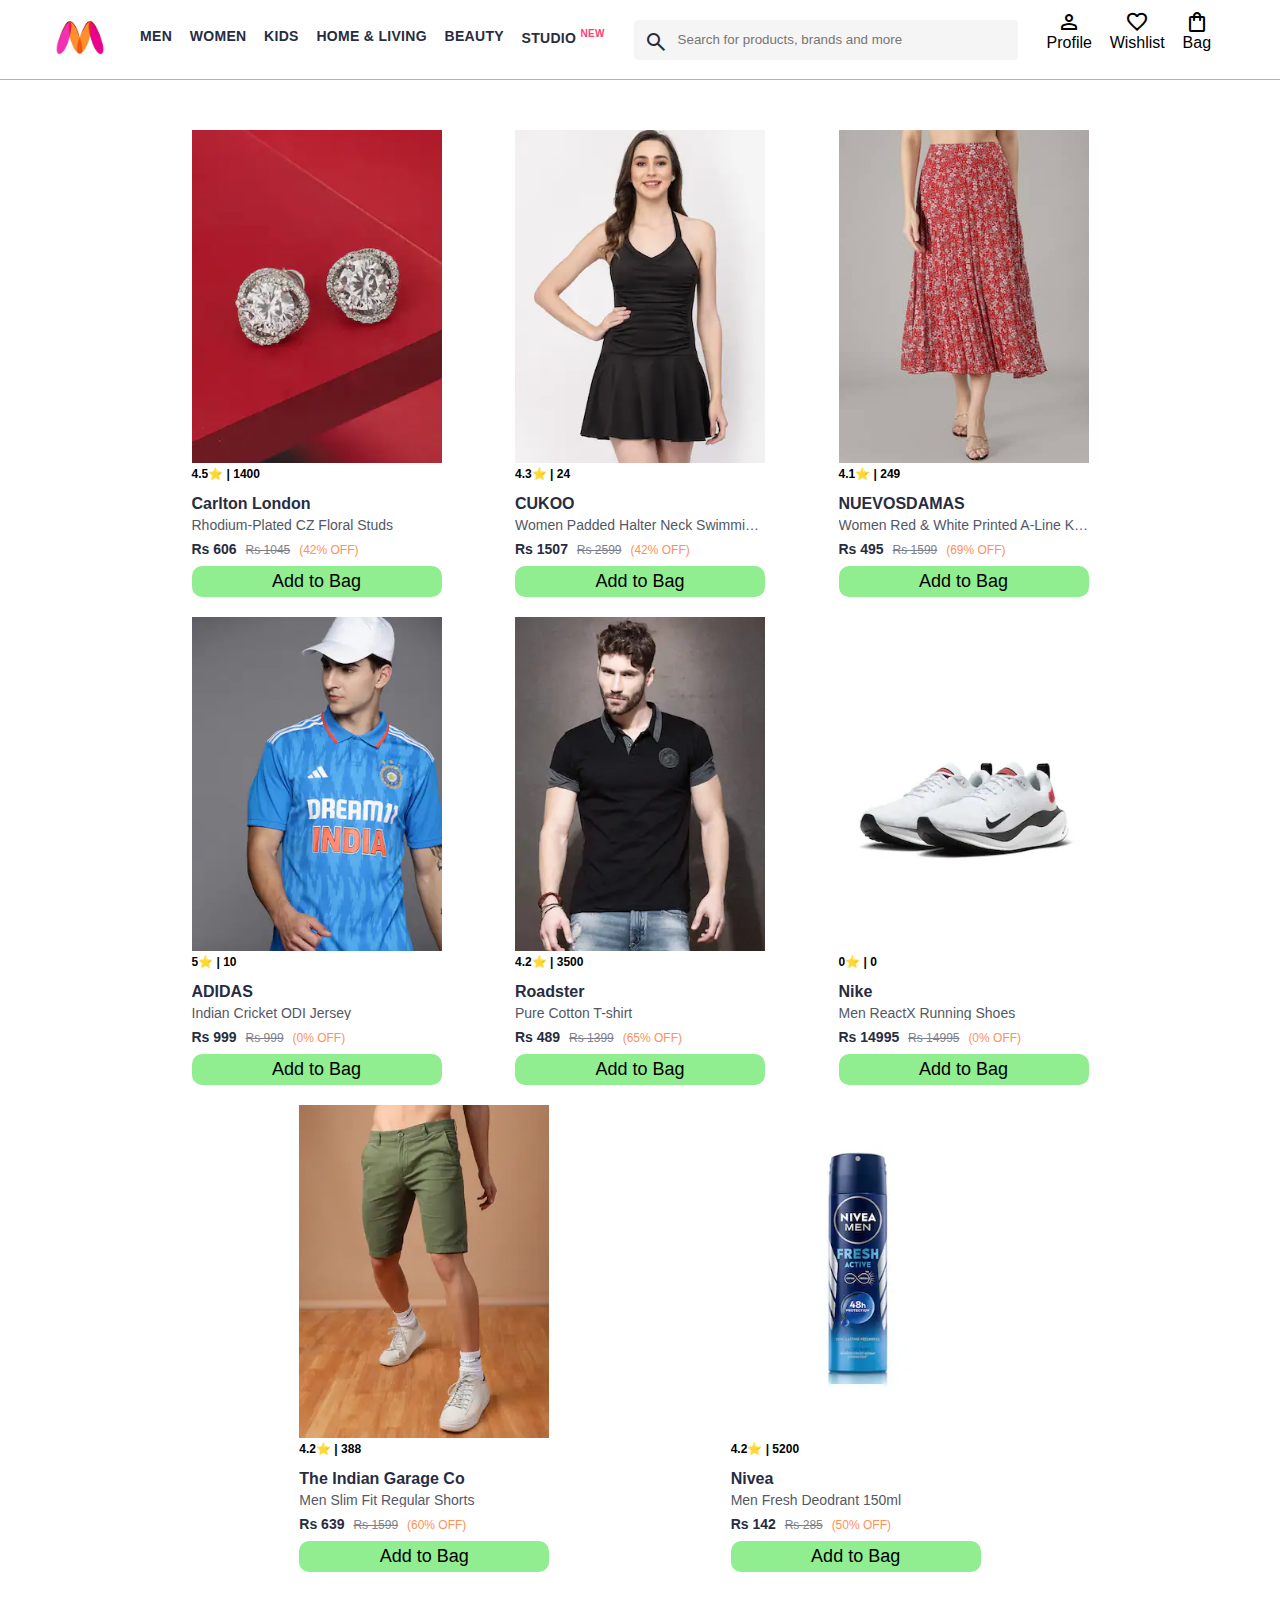
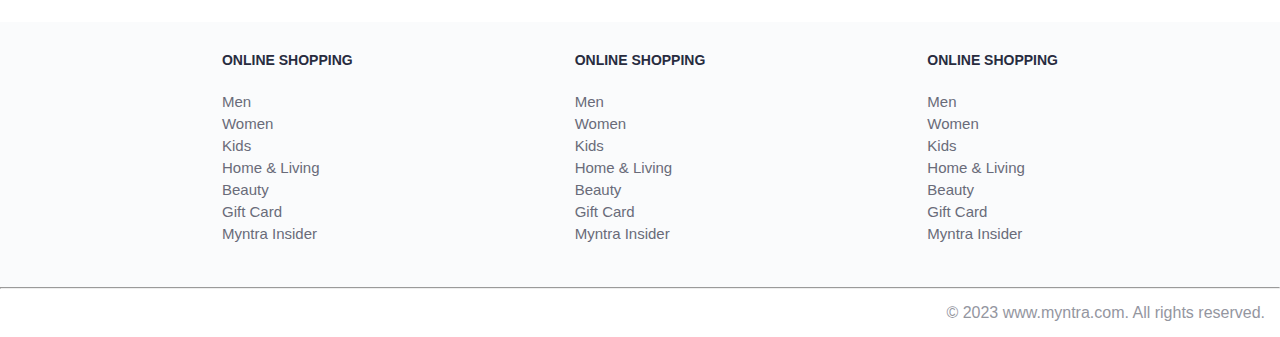
<file: index.html>
<!DOCTYPE html>
<html lang="en">
<head>
    <title>Myntra Clone</title>
    <link rel="stylesheet" href="index.css">
    <link rel="stylesheet" href="https://fonts.googleapis.com/css2?family=Material+Symbols+Outlined:opsz,wght,FILL,GRAD@20..48,100..700,0..1,-50..200" />
    <link rel="shortcut icon" href="images/myntra_logo.webp">
</head>
<body>
    <header>
        <div class="logo_container">
            <a href="#"><img class="myntra_home" src="images/myntra_logo.webp" alt="Myntra Home"></a>
        </div>
        <nav class="nav_bar">
            <a href="#">Men</a>
            <a href="#">Women</a>
            <a href="#">Kids</a>
            <a href="#">Home & Living</a>
            <a href="#">Beauty</a>
            <a href="#">Studio <sup>New</sup></a>
        </nav>
        <div class="search_bar">
            <span class="material-symbols-outlined search_icon">search</span>
            <input class="search_input" placeholder="Search for products, brands and more">
        </div>
        <div class="action_bar">
            <div class="action_container">
                <span class="material-symbols-outlined action_icon">person</span>
                <span class="action_name">Profile</span>
            </div>

            <div class="action_container">
                <span class="material-symbols-outlined action_icon">favorite</span>
                <span class="action_name">Wishlist</span>
            </div>

            <a class="action_container" href="bag.html">
                <span class="material-symbols-outlined action_icon">shopping_bag</span>
                <span class="action_name">Bag</span>
                <span class="bag-item-count">0</span>
            </a>
        </div>
    </header>

    <main>

        <div class="items-container">
            
        </div>




        <!-- <div class="banner_container">
            <img class="banner_image" src="images/banner.jpg" alt="Main Banner">
        </div>
        <div class="category_heading">MEDAL WORTHY BRANDS TO BAG</div>
        <div class="category_items">
            <a href="#"><img class="sale_item" src="images/offers/1.png"></a>
            <a href="#"><img class="sale_item" src="images/offers/2.png"></a>
            <a href="#"><img class="sale_item" src="images/offers/3.png"></a>
            <a href="#"><img class="sale_item" src="images/offers/4.png"></a>
            <a href="#"><img class="sale_item" src="images/offers/5.png"></a>
            <a href="#"><img class="sale_item" src="images/offers/6.png"></a>
            <a href="#"><img class="sale_item" src="images/offers/7.png"></a>
            <a href="#"><img class="sale_item" src="images/offers/8.png"></a>
            <a href="#"><img class="sale_item" src="images/offers/9.png"></a>
            <a href="#"><img class="sale_item" src="images/offers/10.png"></a>
            <a href="#"><img class="sale_item" src="images/offers/11.png"></a>
            <a href="#"><img class="sale_item" src="images/offers/12.png"></a>
        </div>

        <div class="category_heading">SHOP BY CATEGORY</div>
        <div class="category_items">
            <a href="#"><img class="sale_item" src="images/categories/1.jpg"></a>
            <a href="#"><img class="sale_item" src="images/categories/2.jpg"></a>
            <a href="#"><img class="sale_item" src="images/categories/3.jpg"></a>
            <a href="#"><img class="sale_item" src="images/categories/4.jpg"></a>
            <a href="#"><img class="sale_item" src="images/categories/5.jpg"></a>
            <a href="#"><img class="sale_item" src="images/categories/6.jpg"></a>
            <a href="#"><img class="sale_item" src="images/categories/7.jpg"></a>
            <a href="#"><img class="sale_item" src="images/categories/8.jpg"></a>
            <a href="#"><img class="sale_item" src="images/categories/9.jpg"></a>
            <a href="#"><img class="sale_item" src="images/categories/10.jpg"></a>
        </div> -->

    </main>


    <footer>
        <div class="footer_container">
            <div class="footer_column">
                <h3>ONLINE SHOPPING</h3>

                <a href="#">Men</a>
                <a href="#">Women</a>
                <a href="#">Kids</a>
                <a href="#">Home & Living</a>
                <a href="#">Beauty</a>
                <a href="#">Gift Card</a>
                <a href="#">Myntra Insider</a>
            </div>

            <div class="footer_column">
                <h3>ONLINE SHOPPING</h3>

                <a href="#">Men</a>
                <a href="#">Women</a>
                <a href="#">Kids</a>
                <a href="#">Home & Living</a>
                <a href="#">Beauty</a>
                <a href="#">Gift Card</a>
                <a href="#">Myntra Insider</a>
            </div>

            <div class="footer_column">
                <h3>ONLINE SHOPPING</h3>

                <a href="#">Men</a>
                <a href="#">Women</a>
                <a href="#">Kids</a>
                <a href="#">Home & Living</a>
                <a href="#">Beauty</a>
                <a href="#">Gift Card</a>
                <a href="#">Myntra Insider</a>
            </div>
        </div>
        <hr>

        <div class="copyright">
            © 2023 www.myntra.com. All rights reserved.
        </div>
    </footer>

    <script src="scripts/data/items.js"></script>
    <script src="scripts/index.js"></script>
</body>
</html>
</file>
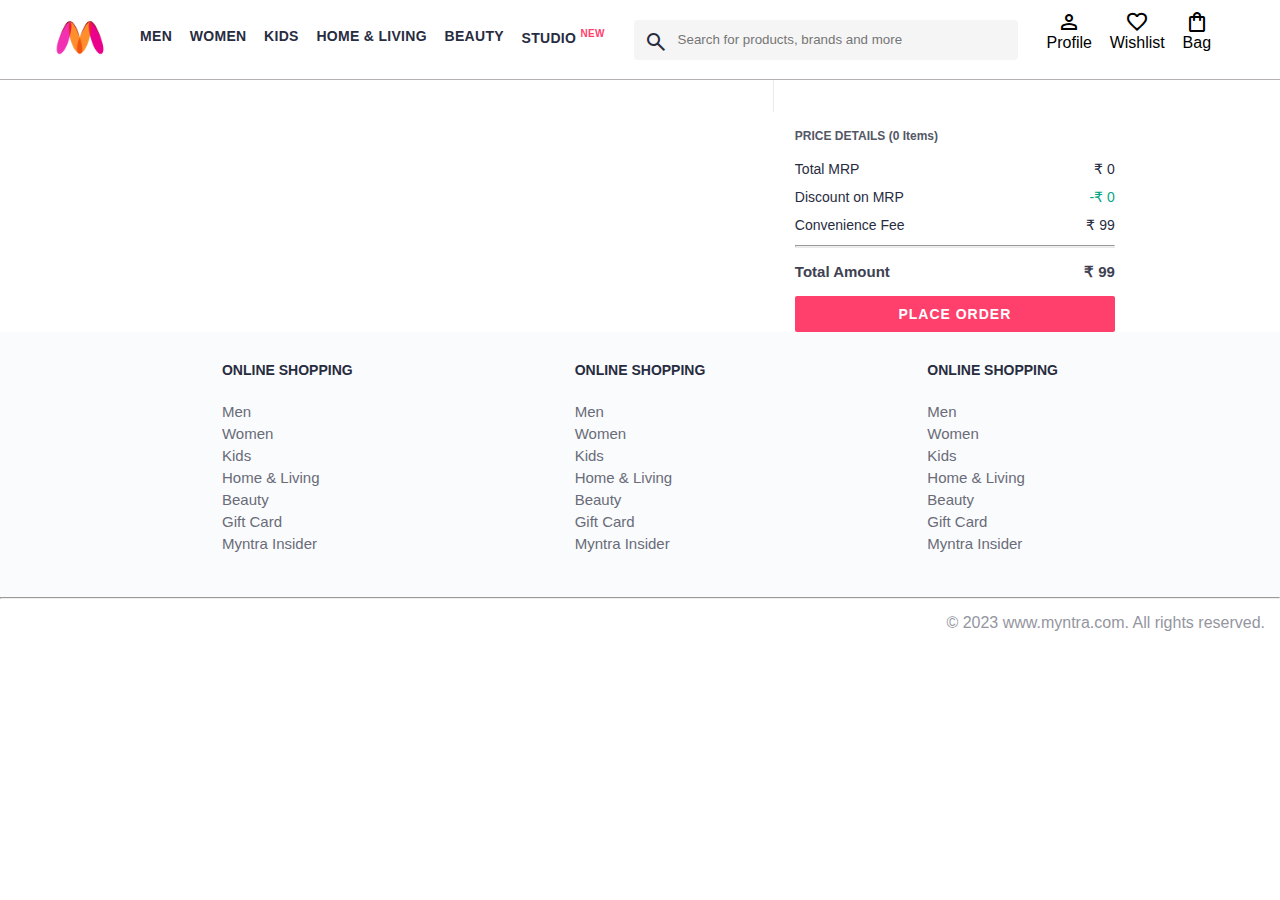
<file: bag.html>
<!DOCTYPE html>
<html lang="en">
<head>
    <title>Myntra Clone</title>
    <link rel="stylesheet" href="index.css">
    <link rel="stylesheet" href="bag.css">
    <link rel="stylesheet" href="https://fonts.googleapis.com/css2?family=Material+Symbols+Outlined:opsz,wght,FILL,GRAD@20..48,100..700,0..1,-50..200" />
    <link rel="shortcut icon" href="images/myntra_logo.webp">
</head>
<body>
    <header>
        <div class="logo_container">
            <a href="index.html"><img class="myntra_home" src="images/myntra_logo.webp" alt="Myntra Home"></a>
        </div>
        <nav class="nav_bar">
            <a href="#">Men</a>
            <a href="#">Women</a>
            <a href="#">Kids</a>
            <a href="#">Home & Living</a>
            <a href="#">Beauty</a>
            <a href="#">Studio <sup>New</sup></a>
        </nav>
        <div class="search_bar">
            <span class="material-symbols-outlined search_icon">search</span>
            <input class="search_input" placeholder="Search for products, brands and more">
        </div>
        <div class="action_bar">
            <div class="action_container">
                <span class="material-symbols-outlined action_icon">person</span>
                <span class="action_name">Profile</span>
            </div>

            <div class="action_container">
                <span class="material-symbols-outlined action_icon">favorite</span>
                <span class="action_name">Wishlist</span>
            </div>

            <div class="action_container">
                <span class="material-symbols-outlined action_icon">shopping_bag</span>
                <span class="action_name">Bag</span>
                <span class="bag-item-count">0</span>
            </div>
        </div>
    </header>
    <main>
      <div class="bag-page">
        <div class="bag-items-container">
          

        </div>
        <div class="bag-summary">
         
        </div>

      </div>
    </main>
    <footer>
        <div class="footer_container">
            <div class="footer_column">
                <h3>ONLINE SHOPPING</h3>

                <a href="#">Men</a>
                <a href="#">Women</a>
                <a href="#">Kids</a>
                <a href="#">Home & Living</a>
                <a href="#">Beauty</a>
                <a href="#">Gift Card</a>
                <a href="#">Myntra Insider</a>
            </div>

            <div class="footer_column">
                <h3>ONLINE SHOPPING</h3>

                <a href="#">Men</a>
                <a href="#">Women</a>
                <a href="#">Kids</a>
                <a href="#">Home & Living</a>
                <a href="#">Beauty</a>
                <a href="#">Gift Card</a>
                <a href="#">Myntra Insider</a>
            </div>

            <div class="footer_column">
                <h3>ONLINE SHOPPING</h3>

                <a href="#">Men</a>
                <a href="#">Women</a>
                <a href="#">Kids</a>
                <a href="#">Home & Living</a>
                <a href="#">Beauty</a>
                <a href="#">Gift Card</a>
                <a href="#">Myntra Insider</a>
            </div>
        </div>
        <hr>

        <div class="copyright">
            © 2023 www.myntra.com. All rights reserved.
        </div>
    </footer>
    <script src="scripts/data/items.js"></script>
    <script src="scripts/index.js"></script>
    <script src="scripts/bag.js"></script>
</body>
</html>
</file>
<file: index.css>
* {
    margin: 0;
    padding: 0;
    font-family: Assistant,-apple-system,BlinkMacSystemFont,Segoe UI,Roboto,Helvetica,Arial,sans-serif;
    box-sizing: border-box;
}
header {
    display: flex;
    background-color: #ffffff;
    height: 80px;
    justify-content: space-between;
    align-items: center;
    border-bottom: 1px solid #b6b1b1;
}
.myntra_home {
    height: 45px;
}
.logo_container {
    margin-left: 4%;
}
.action_bar {
    margin-right: 4%;
}
.nav_bar {
    display: flex;
    min-width: 500px;
    justify-content: space-evenly;
}
.nav_bar a {
    font-size: 14px;
    letter-spacing: .3px;
    color: #282c3f;
    font-weight: 700;
    text-transform: uppercase;
    text-decoration: none;
    padding: 27px 0;
    border-bottom: 5px solid #ffffff;
}
.nav_bar a:hover {
    border-bottom: 4px solid #f54e77;
}

.nav_bar a sup {
    color: #ff3f6c;
    font-size: 10px;
}

.search_bar {
    height: 40px;
    min-width: 200px;
    width: 30%;
    display: flex;
    align-items: center;
}
.search_icon {
    box-sizing: content-box;
    height: 20px;
    padding: 10px;

    background-color: #f5f5f6;
    color: #282c3f;
    font-weight: 300;
    border-radius: 4px 0 0 4px;
}
.search_input {
    color: #696e79;
    background-color: #f5f5f6;
    flex-grow: 1;
    height: 40px;
    border: 0;
    border-radius: 0 4px 4px 0;
}

.action_bar {
    display: flex;
    min-width: 200px;
    justify-content: space-evenly;
}

.action_container {
    display: flex;
    flex-direction: column;
    align-items: center;
    cursor: pointer;
}

/* Main section */

.banner_container {
    margin: 40px 0;
}
.banner_image {
    width: 100%;
}

.category_heading {
    text-transform: uppercase;
    color: #3e4152;
    letter-spacing: .15em;
    font-size: 1.8em;
    margin: 50px 0 10px 30px;
    max-height: 5em;
    font-weight: 700;
}

.category_items, .items-container {
    width: 80%;
    margin: 50px 10px;
    display: flex;
    flex-wrap: wrap;
    justify-content: space-evenly;
}

.sale_item {
    width: 250px;
} 

/* New Main */

.items-container{
    width: 80%;
    margin: 40px 10%;
    
}
.item-container{
    width: 250px;
    margin: 10px;
}
.item-image{
    width: 100%; 
}
.rating{
    font-size: 12px;
    font-weight: 700;
}
.company-name{
    margin-top: 15px;
    font-size: 16px;
    font-weight: 700;
    line-height: 1;
    color: #282c3f;
    margin-bottom: 6px;
    overflow: hidden;
    text-overflow: ellipsis;
    white-space: nowrap;
}
.item-name{
    color: #535766;
    font-size: 14px;
    line-height: 1;
    margin-bottom: 0;
    margin-top: 0;
    overflow: hidden;
    text-overflow: ellipsis;
    white-space: nowrap;
    font-weight: 400;
    display: block;
}
.price{
    margin-top: 10px;
    font-size: 14px;
    line-height: 15px;
    color: #282c3f;
    white-space: nowrap;
}
.current-price {
    font-size: 14px;
    font-weight: 700;
    color: #282c3f;
}
.original-price{
    text-decoration: line-through;
    color: #7e818c;
    font-weight: 400;
    margin-left: 5px;
    font-size: 12px;
}
.discount{
    color: #ff905a;
    font-weight: 400;
    font-size: 12px;
    margin-left: 5px;
}
.btn-add-bag{
    margin-top: 8px;
    font-size: 18px;
    font-weight: 500;
    width: 100%;
    background-color: lightgreen;
    border: none;
    padding: 5px 15px;
    border-radius: 10px;
    cursor: pointer;

}
.bag-item-count{
    background-color: #f16565; 
    white-space: nowrap;
    text-align: center;
    line-height: 18px;
    padding: 0 6px;
    position: relative;
    border-radius: 50%;
    font-size: 12px;
    color: #fff;
    left: 13px;
    top: -44px;
    font-weight: 700;
    cursor: pointer;
}
.action_container{
    text-decoration: none;
}
a.action_container:link{
    color: black;
}


/* Footer Container */
.footer_container {
    padding: 30px 0px 40px 0px;
    background: #FAFBFC;
    display: flex;
    justify-content: space-evenly;
}

.footer_column {
    display: flex;
    flex-direction: column;
}

.footer_column h3 {
    color: #282c3f;
    font-size: 14px;
    margin-bottom: 25px;
}

.footer_column a {
    color: #696b79;
    font-size: 15px;
    text-decoration: none;
    padding-bottom: 5px;
}

.copyright {
    color: #94969f;
    text-align: end;
    padding: 15px;
}
</file>
<file: bag.css>
.bag-items-container {
    display: inline-block;
    width: 64%;
    padding-right: 20px;
    border-right: 1px solid #eaeaec;
    padding-top: 32px;
    color: #282c3f;
    font-size: 13px;
    line-height: 1.42857143;
}
.bag-item-count{
    background-color: #f16565; 
    white-space: nowrap;
    text-align: center;
    line-height: 18px;
    padding: 0 6px;
    position: relative;
    border-radius: 50%;
    font-size: 12px;
    color: #fff;
    left: 13px;
    top: -44px;
    font-weight: 700;
    cursor: pointer;
}
.bag-page {
    width: 75%;
    margin-left: 12.5%;
}

.bag-summary {
    vertical-align: top;
    display: inline-block;
    width: 35%;
    padding: 24px 0 0 16px;
    color: #282c3f;
    font-size: 13px;
    line-height: 1.42857143;
}

.bag-details-container {
    margin-bottom: 16px;
}

.price-header {
    font-size: 12px;
    font-weight: 700;
    margin: 24px 0 16px;
    color: #535766;
}

.price-item {
    margin-bottom: 12px;
    line-height: 16px;
    font-size: 14px;
    color: #282c3f;
}

.price-item-value {
    float: right;
}

.priceDetail-base-discount {
    color: #03a685;
}

.price-footer {
    font-weight: 700;
    font-size: 15px;
    padding-top: 16px;
    border-top: 1px solid #eaeaec;
    color: #3e4152;
    line-height: 16px;
}

.btn-place-order {
    width: 100%;
    letter-spacing: 1px;
    font-size: 14px;
    font-weight: 600;
    border-radius: 2px;
    border-width: 0px;
    padding: 10px 16px;
    background-color: rgb(255, 63, 108);
    color: rgb(255, 255, 255);
    cursor: pointer;
}

.bag-item-container {
    margin-bottom: 8px;
    background: #fff;
    font-size: 14px;
    border: 1px solid #eaeaec;
    border-radius: 4px;
    position: relative;
    padding: 12px 12px 0;
}

.item-left-part {
    position: absolute;
    background: rgb(255, 242, 223);
    height: 148px;
    width: 111px;
}

.item-right-part {
    padding-left: 12px;
    position: relative;
    min-height: 148px;
    margin-left: 111px;
    margin-bottom: 12px;
}

.bag-item-img {
    width: 100%;
}

.return-period {
    display: inline-flex;
    font-size: 14px;
    padding-top: 8px;
}

.return-period-days {
    font-weight: 700;
    margin-right: 4px;
}

.delivery-details {
    margin-top: 5px;
    color: #282c3f;
    font-size: 12px;
    letter-spacing: -.1px;
    margin-bottom: 8px;
    line-height: 15px;
}

.delivery-details-days {
    color: #03a685;
}
  
.remove-from-cart {
    position: absolute;
    font-size: 25px;
    top: 10px;
    right: 18px;
    width: 14px;
    height: 14px;
    cursor: pointer;
}
</file>
